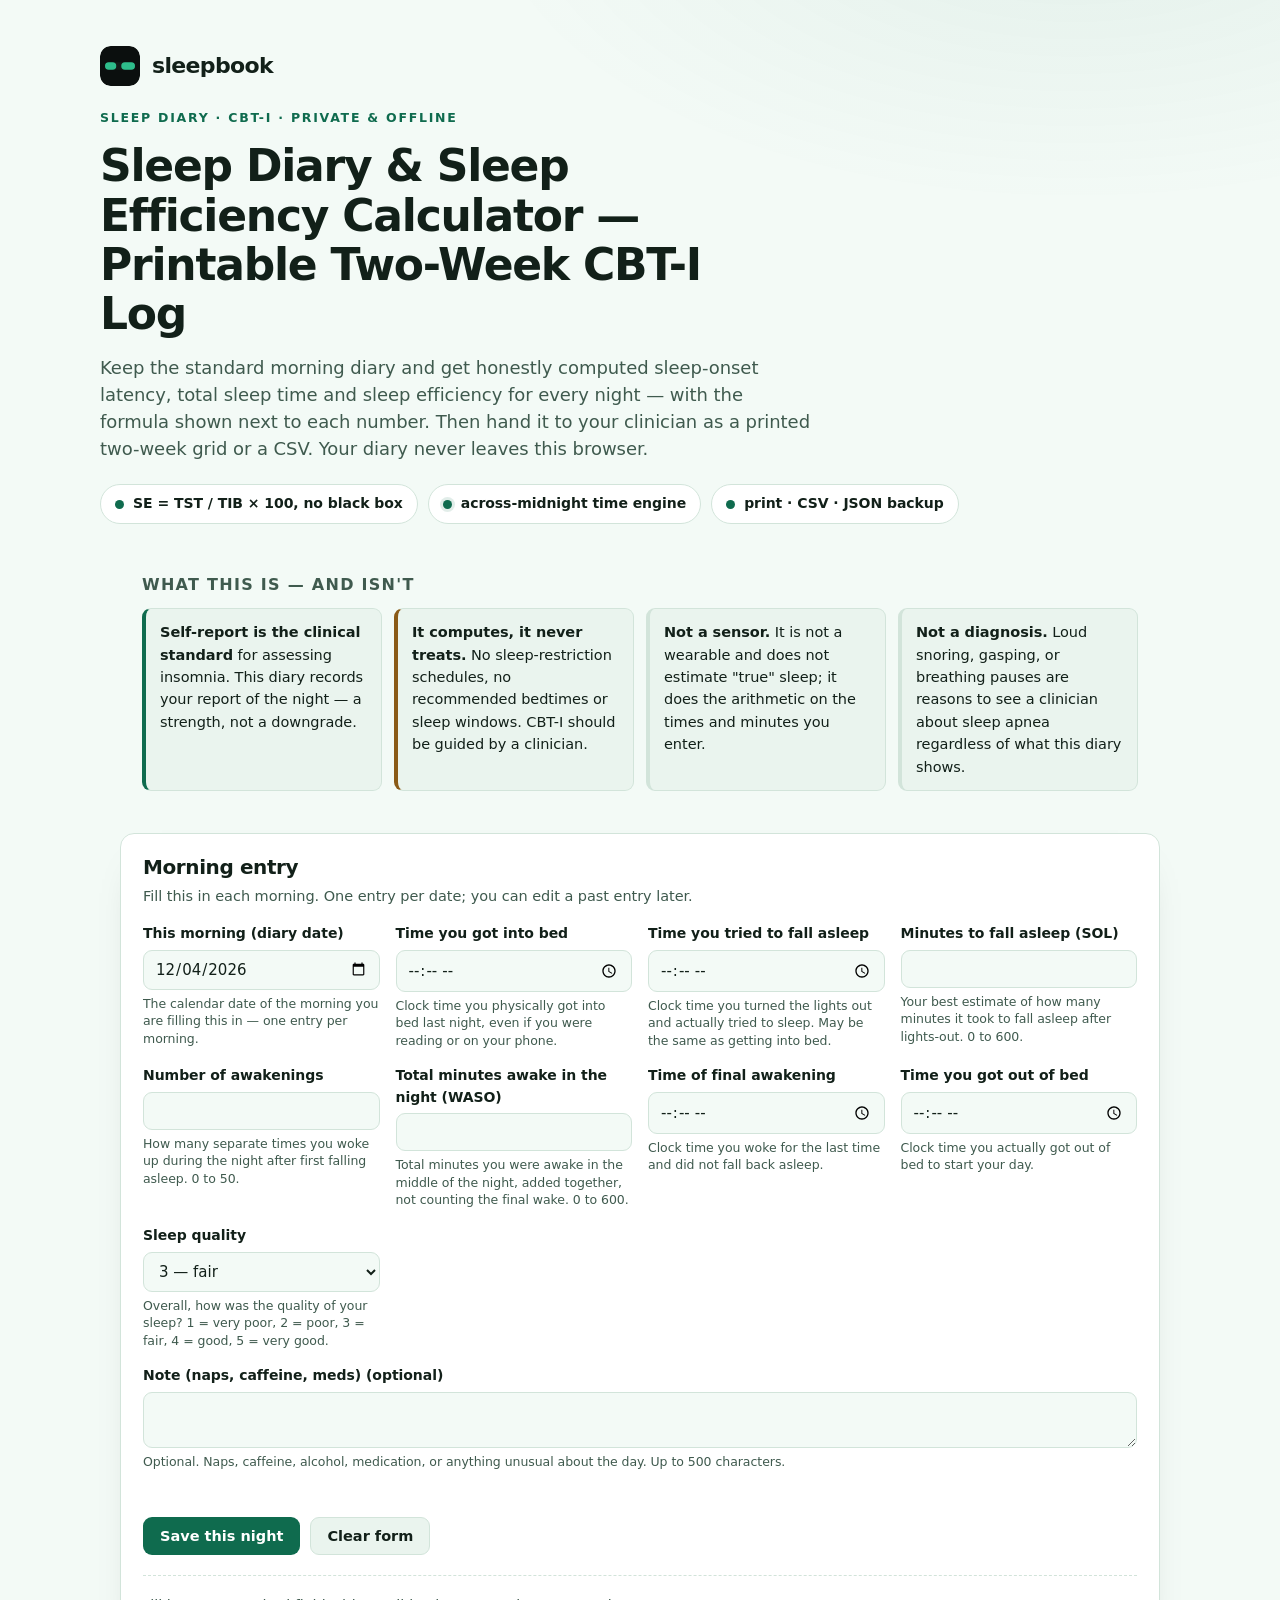
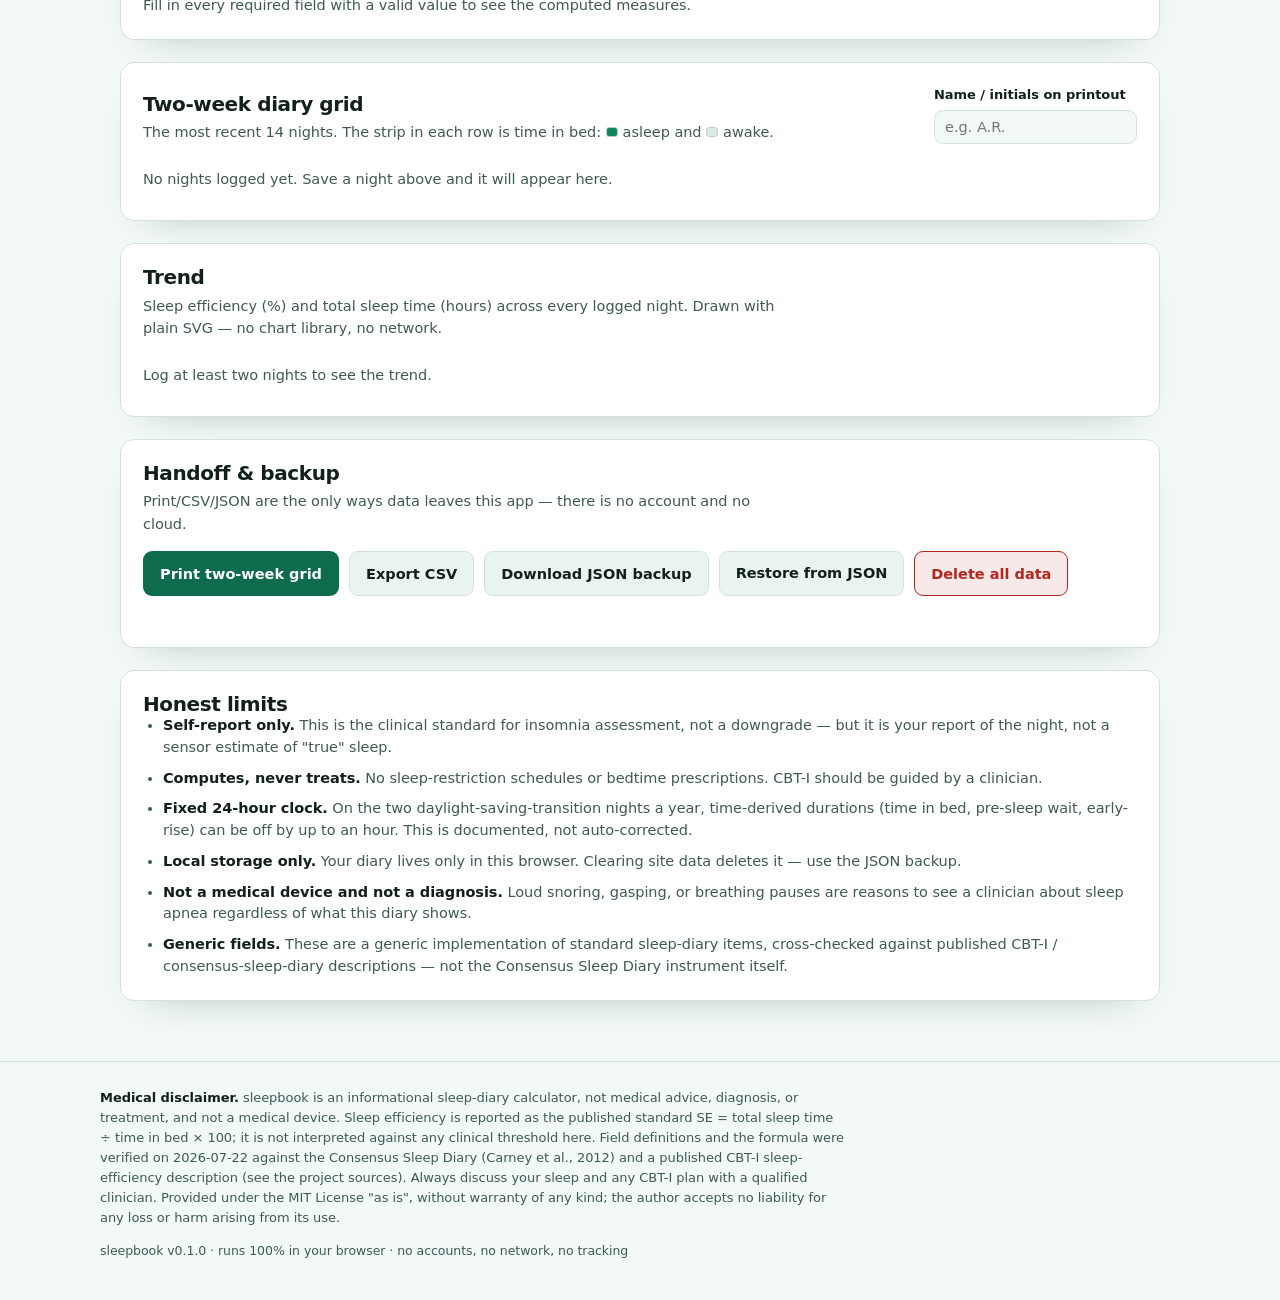
<file: index.html>
<!doctype html>
<html lang="en">
<head>
  <meta charset="utf-8">
  <meta name="viewport" content="width=device-width, initial-scale=1">
  <meta http-equiv="Content-Security-Policy" content="default-src 'self'; connect-src 'none'; img-src 'self' data:; base-uri 'none'; form-action 'none'; frame-ancestors 'none'; object-src 'none'">
  <title>sleepbook — sleep diary &amp; sleep efficiency calculator</title>
  <meta name="description" content="A printable two-week CBT-I sleep diary that computes sleep-onset latency, total sleep time, and sleep efficiency for every night. Private — runs fully in your browser.">
  <meta name="color-scheme" content="dark light">
  <link rel="canonical" href="https://sreenivas-sadhu-prabhakara.github.io/sleepbook/">
  <meta name="robots" content="index, follow, max-image-preview:large">
  <meta name="author" content="Sreenivas Sadhu Prabhakara">
  <meta name="keywords" content="sleep diary template, sleep diary pdf, sleep efficiency calculator, CBT-I sleep log, two-week sleep diary, total sleep time calculator, sleep onset latency, insomnia diary, printable sleep log, morning sleep diary">
  <meta name="theme-color" content="#0B0F0E" media="(prefers-color-scheme: dark)">
  <meta name="theme-color" content="#F3FAF6" media="(prefers-color-scheme: light)">

  <!-- Open Graph -->
  <meta property="og:type" content="website">
  <meta property="og:site_name" content="sleepbook">
  <meta property="og:title" content="sleepbook — sleep diary &amp; sleep efficiency calculator">
  <meta property="og:description" content="A printable two-week CBT-I sleep diary that computes sleep-onset latency, total sleep time, and sleep efficiency for every night. Private — runs fully in your browser.">
  <meta property="og:url" content="https://sreenivas-sadhu-prabhakara.github.io/sleepbook/">
  <meta property="og:locale" content="en_US">
  <meta property="og:image" content="https://sreenivas-sadhu-prabhakara.github.io/sleepbook/og-image.png">
  <meta property="og:image:width" content="1200">
  <meta property="og:image:height" content="630">
  <meta property="og:image:alt" content="sleepbook — fourteen stacked night strips, jade for asleep, ink gaps for awake">

  <!-- Twitter -->
  <meta name="twitter:card" content="summary_large_image">
  <meta name="twitter:title" content="sleepbook — sleep diary &amp; sleep efficiency calculator">
  <meta name="twitter:description" content="A printable two-week CBT-I sleep diary that computes sleep-onset latency, total sleep time, and sleep efficiency for every night. Private — runs fully in your browser.">
  <meta name="twitter:image" content="https://sreenivas-sadhu-prabhakara.github.io/sleepbook/og-image.png">
  <meta name="twitter:image:alt" content="sleepbook — fourteen stacked night strips, jade for asleep, ink gaps for awake">

  <link rel="stylesheet" href="styles.css">
  <link rel="icon" href="favicon.svg" type="image/svg+xml">
  <link rel="apple-touch-icon" href="apple-touch-icon.png">
  <link rel="manifest" href="manifest.webmanifest">

  <!-- Structured data (data block; not affected by script-src) -->
  <script type="application/ld+json">
  {
    "@context": "https://schema.org",
    "@type": "WebApplication",
    "name": "sleepbook",
    "description": "A printable two-week CBT-I morning sleep diary that computes sleep-onset latency, total sleep time, and sleep efficiency per night, then exports the two-week grid as print, CSV, or JSON. Runs entirely in the browser.",
    "url": "https://sreenivas-sadhu-prabhakara.github.io/sleepbook/",
    "applicationCategory": "HealthApplication",
    "operatingSystem": "Any (modern web browser)",
    "browserRequirements": "Requires a modern web browser with JavaScript enabled.",
    "isAccessibleForFree": true,
    "offers": { "@type": "Offer", "price": "0", "priceCurrency": "USD" },
    "license": "https://opensource.org/licenses/MIT",
    "author": { "@type": "Person", "name": "Sreenivas Sadhu Prabhakara" },
    "softwareVersion": "0.1.0",
    "featureList": [
      "Standard morning sleep-diary form with inline validation",
      "Per-night sleep-onset latency, total sleep time, and sleep efficiency with the formula shown",
      "Across-midnight time engine that rejects impossible sequences",
      "Two-week grid with 7-day and 14-day averages",
      "Inline SVG trend chart of sleep efficiency and total sleep time",
      "Printable one-page clinic handoff",
      "RFC-4180 CSV export and JSON backup/restore",
      "Runs 100% offline in your browser"
    ]
  }
  </script>
  <script type="application/ld+json">
  {
    "@context": "https://schema.org",
    "@type": "FAQPage",
    "mainEntity": [
      {
        "@type": "Question",
        "name": "How is sleep efficiency calculated?",
        "acceptedAnswer": {
          "@type": "Answer",
          "text": "Sleep efficiency is total sleep time divided by time in bed, times 100 (SE = TST / TIB x 100). sleepbook derives total sleep time as time in bed minus the pre-sleep wait, minus your minutes to fall asleep, minus mid-night time awake, minus the minutes lying in bed after your final awakening. The formula is printed next to every number, so nothing is a black box."
        }
      },
      {
        "@type": "Question",
        "name": "Is this a sleep diary template I can print for my clinic?",
        "acceptedAnswer": {
          "@type": "Answer",
          "text": "Yes. sleepbook keeps a standard morning sleep diary and prints a two-week grid on one A4 or Letter page, with a name and date-range header and 7-day and 14-day average rows. It is a generic implementation of the standard sleep-diary fields, not a reproduction of the copyrighted Consensus Sleep Diary instrument. You can also export CSV for your clinician or a JSON backup for yourself."
        }
      },
      {
        "@type": "Question",
        "name": "Does sleepbook send my sleep data anywhere?",
        "acceptedAnswer": {
          "@type": "Answer",
          "text": "No. A strict Content-Security-Policy sets connect-src to none, so the app cannot make any network request even if it tried. Your diary is saved only in this browser's local storage and never leaves your device. Because there is no network dependency, it also works fully offline."
        }
      },
      {
        "@type": "Question",
        "name": "Does a sleep diary replace a sleep study or a doctor?",
        "acceptedAnswer": {
          "@type": "Answer",
          "text": "No. A self-report morning diary is the clinical standard for assessing insomnia, and that is a strength, not a downgrade — but it records your report of the night, not a sensor's estimate of true sleep. sleepbook computes numbers; it never treats. CBT-I should be guided by a clinician, and loud snoring, gasping, or breathing pauses are reasons to see a clinician about sleep apnea regardless of what this diary shows."
        }
      }
    ]
  }
  </script>
</head>
<body>
  <a class="skip-link" href="#entry">Skip to the diary entry form</a>

  <!-- ============ HERO ============ -->
  <header class="hero" id="top">
    <div class="hero__inner">
      <div class="brand">
        <svg class="brand__mark" viewBox="0 0 32 32" aria-hidden="true">
          <rect width="32" height="32" rx="8" fill="#0B0F0E"/>
          <rect x="4" y="13" width="24" height="6" rx="3" fill="#131A17"/>
          <rect x="4" y="13" width="9"  height="6" rx="3" fill="#2EBD8B"/>
          <rect x="17" y="13" width="11" height="6" rx="3" fill="#2EBD8B"/>
        </svg>
        <span class="brand__name">sleepbook</span>
      </div>
      <p class="eyebrow">Sleep diary &middot; CBT-I &middot; private &amp; offline</p>
      <h1 class="hero__title">Sleep Diary &amp; Sleep Efficiency Calculator — Printable Two-Week CBT-I Log</h1>
      <p class="hero__lede">
        Keep the standard morning diary and get honestly computed sleep-onset latency, total sleep
        time and sleep efficiency for every night — with the formula shown next to each number.
        Then hand it to your clinician as a printed two-week grid or a CSV. Your diary never leaves
        this browser.
      </p>
      <ul class="hero__facts" aria-label="What sleepbook does">
        <li><span class="dot dot--jade" aria-hidden="true"></span>SE = TST / TIB &times; 100, no black box</li>
        <li><span class="dot dot--mint" aria-hidden="true"></span>across-midnight time engine</li>
        <li><span class="dot dot--jade" aria-hidden="true"></span>print &middot; CSV &middot; JSON backup</li>
      </ul>
    </div>
  </header>

  <main class="wrap">
    <!-- ============ HONEST FRAMING ============ -->
    <section class="framing" aria-labelledby="framing-h">
      <h2 id="framing-h" class="framing__h">What this is — and isn't</h2>
      <div class="framing__grid">
        <p class="framing__item framing__item--good">
          <strong>Self-report is the clinical standard</strong> for assessing insomnia. This diary
          records <em>your</em> report of the night — a strength, not a downgrade.
        </p>
        <p class="framing__item framing__item--warn">
          <strong>It computes, it never treats.</strong> No sleep-restriction schedules, no
          recommended bedtimes or sleep windows. CBT-I should be guided by a clinician.
        </p>
        <p class="framing__item">
          <strong>Not a sensor.</strong> It is not a wearable and does not estimate "true" sleep;
          it does the arithmetic on the times and minutes you enter.
        </p>
        <p class="framing__item">
          <strong>Not a diagnosis.</strong> Loud snoring, gasping, or breathing pauses are reasons
          to see a clinician about sleep apnea regardless of what this diary shows.
        </p>
      </div>
    </section>

    <!-- ============ ENTRY FORM ============ -->
    <section class="card" aria-labelledby="entry-h" id="entry">
      <div class="card__head">
        <h2 id="entry-h" class="card__title">Morning entry</h2>
        <p class="card__sub" id="entryMode">Fill this in each morning. One entry per date; you can edit a past entry later.</p>
      </div>

      <form class="diary" id="diaryForm" novalidate>
        <div class="grid">
          <!-- fields injected by app.js into these slots so labels/help come from the spec -->
          <div class="field field--date" data-field="morningDate"></div>
          <div class="field" data-field="inBedTime"></div>
          <div class="field" data-field="tryToSleepTime"></div>
          <div class="field" data-field="solMinutes"></div>
          <div class="field" data-field="awakeningsCount"></div>
          <div class="field" data-field="wasoMinutes"></div>
          <div class="field" data-field="finalWakeTime"></div>
          <div class="field" data-field="outOfBedTime"></div>
          <div class="field" data-field="qualityRating"></div>
          <div class="field field--note" data-field="note"></div>
        </div>

        <div class="formmsg" id="formMsg" role="status" aria-live="polite"></div>

        <div class="actions">
          <button type="submit" class="btn btn--primary" id="saveBtn">Save this night</button>
          <button type="button" class="btn" id="resetBtn">Clear form</button>
          <button type="button" class="btn btn--ghost" id="cancelEditBtn" hidden>Cancel edit</button>
        </div>
      </form>

      <!-- live computed panel -->
      <div class="readout" id="readout" aria-live="polite" aria-atomic="true">
        <p class="readout__hint">Enter a full night above to see the computed measures here, each with its formula.</p>
      </div>
    </section>

    <!-- ============ TWO-WEEK GRID ============ -->
    <section class="card" aria-labelledby="grid-h" id="grid">
      <div class="card__head card__head--row">
        <div>
          <h2 id="grid-h" class="card__title">Two-week diary grid</h2>
          <p class="card__sub">The most recent 14 nights. The strip in each row is time in bed: <span class="chip-legend"><span class="swatch swatch--jade" aria-hidden="true"></span>asleep</span> and <span class="chip-legend"><span class="swatch swatch--gap" aria-hidden="true"></span>awake</span>.</p>
        </div>
        <div class="grid__meta">
          <label class="namefield">
            <span>Name / initials on printout</span>
            <input type="text" id="patientName" maxlength="60" autocomplete="off" placeholder="e.g. A.R.">
          </label>
        </div>
      </div>
      <div class="tablewrap" id="gridWrap">
        <p class="empty" id="gridEmpty">No nights logged yet. Save a night above and it will appear here.</p>
      </div>
    </section>

    <!-- ============ TREND ============ -->
    <section class="card" aria-labelledby="trend-h" id="trend">
      <div class="card__head">
        <h2 id="trend-h" class="card__title">Trend</h2>
        <p class="card__sub">Sleep efficiency (%) and total sleep time (hours) across every logged night. Drawn with plain SVG — no chart library, no network.</p>
      </div>
      <div class="trendwrap" id="trendWrap">
        <p class="empty" id="trendEmpty">Log at least two nights to see the trend.</p>
      </div>
    </section>

    <!-- ============ HANDOFF ============ -->
    <section class="card" aria-labelledby="handoff-h" id="handoff">
      <div class="card__head">
        <h2 id="handoff-h" class="card__title">Handoff &amp; backup</h2>
        <p class="card__sub">Print/CSV/JSON are the only ways data leaves this app — there is no account and no cloud.</p>
      </div>
      <div class="actions actions--wrap">
        <button type="button" class="btn btn--primary" id="printBtn">Print two-week grid</button>
        <button type="button" class="btn" id="csvBtn">Export CSV</button>
        <button type="button" class="btn" id="jsonBtn">Download JSON backup</button>
        <label class="btn btn--file">
          <span>Restore from JSON</span>
          <input type="file" id="restoreInput" accept="application/json,.json" hidden>
        </label>
        <button type="button" class="btn btn--danger" id="clearAllBtn">Delete all data</button>
      </div>
      <p class="handoff__note" id="handoffMsg" role="status" aria-live="polite"></p>
    </section>

    <!-- ============ HONEST LIMITS ============ -->
    <section class="card limits" aria-labelledby="limits-h" id="limits">
      <h2 id="limits-h" class="card__title">Honest limits</h2>
      <ul class="limits__list">
        <li><strong>Self-report only.</strong> This is the clinical standard for insomnia assessment, not a downgrade — but it is your report of the night, not a sensor estimate of "true" sleep.</li>
        <li><strong>Computes, never treats.</strong> No sleep-restriction schedules or bedtime prescriptions. CBT-I should be guided by a clinician.</li>
        <li><strong>Fixed 24-hour clock.</strong> On the two daylight-saving-transition nights a year, time-derived durations (time in bed, pre-sleep wait, early-rise) can be off by up to an hour. This is documented, not auto-corrected.</li>
        <li><strong>Local storage only.</strong> Your diary lives only in this browser. Clearing site data deletes it — use the JSON backup.</li>
        <li><strong>Not a medical device and not a diagnosis.</strong> Loud snoring, gasping, or breathing pauses are reasons to see a clinician about sleep apnea regardless of what this diary shows.</li>
        <li><strong>Generic fields.</strong> These are a generic implementation of standard sleep-diary items, cross-checked against published CBT-I / consensus-sleep-diary descriptions — not the Consensus Sleep Diary instrument itself.</li>
      </ul>
    </section>
  </main>

  <footer class="foot">
    <div class="foot__inner">
      <p class="foot__disclaimer">
        <strong>Medical disclaimer.</strong> sleepbook is an informational sleep-diary calculator, not
        medical advice, diagnosis, or treatment, and not a medical device. Sleep efficiency is reported
        as the published standard SE = total sleep time ÷ time in bed × 100; it is not interpreted
        against any clinical threshold here. Field definitions and the formula were verified on
        2026-07-22 against the Consensus Sleep Diary (Carney et&nbsp;al., 2012) and a published CBT-I
        sleep-efficiency description (see the project sources). Always discuss your sleep and any CBT-I
        plan with a qualified clinician. Provided under the MIT License "as is", without warranty of any
        kind; the author accepts no liability for any loss or harm arising from its use.
      </p>
      <p class="foot__meta">
        <span>sleepbook v0.1.0</span> &middot;
        <span>runs 100% in your browser</span> &middot;
        <span>no accounts, no network, no tracking</span>
      </p>
    </div>
  </footer>

  <!-- data + engine first (browser globals), then the app -->
  <script src="data/spec.js"></script>
  <script src="data/engine.js"></script>
  <script src="data/csv.js"></script>
  <script src="app.js"></script>
</body>
</html>
</file>
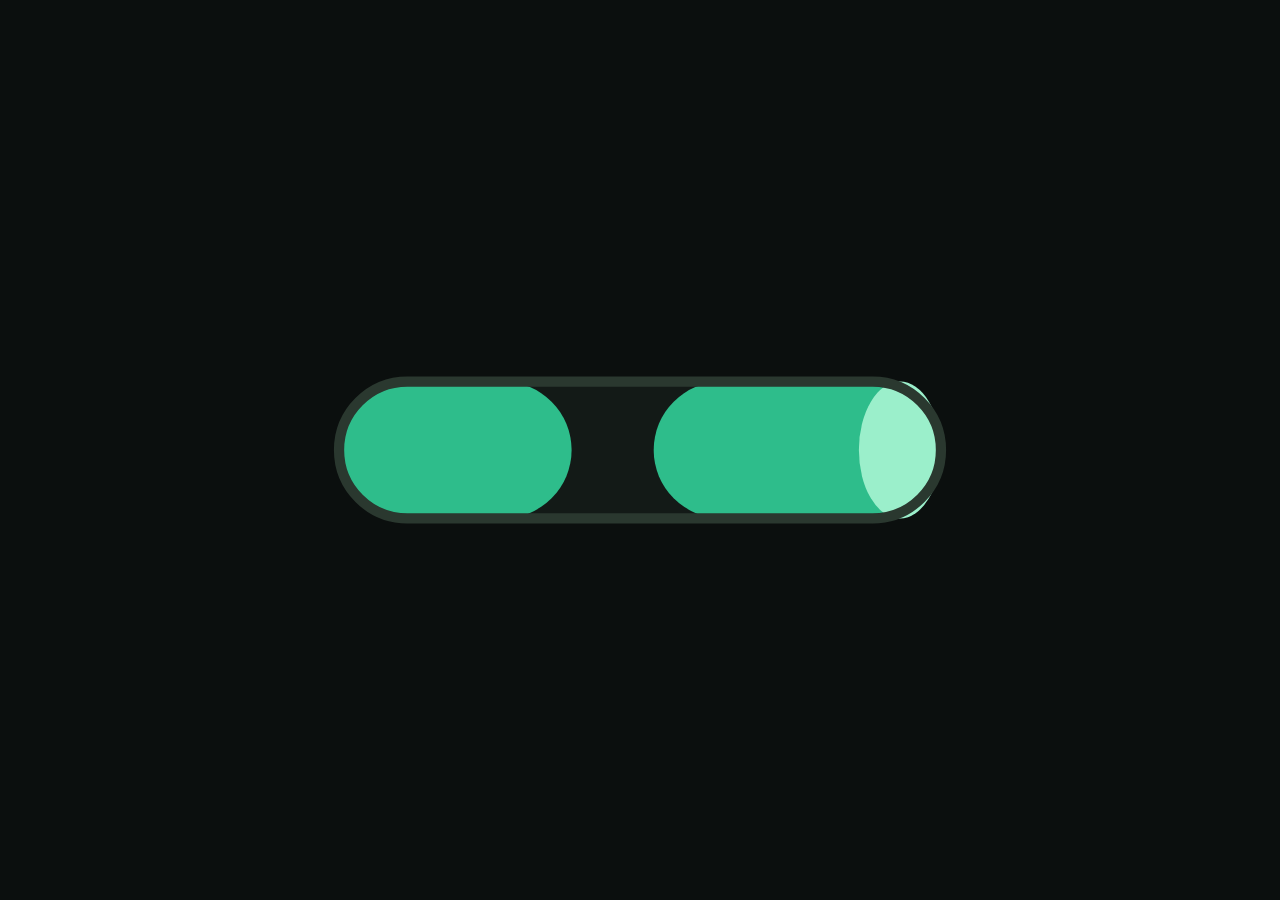
<file: assets/icon.html>
<!doctype html>
<html lang="en">
<head>
<meta charset="utf-8">
<style>
  * { box-sizing: border-box; margin: 0; padding: 0; }
  html, body { width: 100%; height: 100%; overflow: hidden; background: #0B0F0E; }
  body { display: grid; place-items: center; }
  /* 12% safe padding on each side -> mark fills the middle 76vmin */
  .mark { width: 76vmin; height: 76vmin; display: block; }
</style>
</head>
<body>
  <!-- icon = a single rounded night strip with one ink gap (the motif) -->
  <svg class="mark" viewBox="0 0 100 100" aria-hidden="true">
    <!-- track -->
    <rect x="6" y="40" width="88" height="20" rx="10" fill="#131A17"/>
    <!-- asleep (jade) with one ink gap = awake -->
    <rect x="6"  y="40" width="34" height="20" rx="10" fill="#2EBD8B"/>
    <rect x="52" y="40" width="42" height="20" rx="10" fill="#2EBD8B"/>
    <!-- mint tip to echo the highlight -->
    <rect x="82" y="40" width="12" height="20" rx="10" fill="#9BEFCB"/>
    <rect x="6" y="40" width="88" height="20" rx="10" fill="none" stroke="#2A382F" stroke-width="1.5"/>
  </svg>
</body>
</html>
</file>
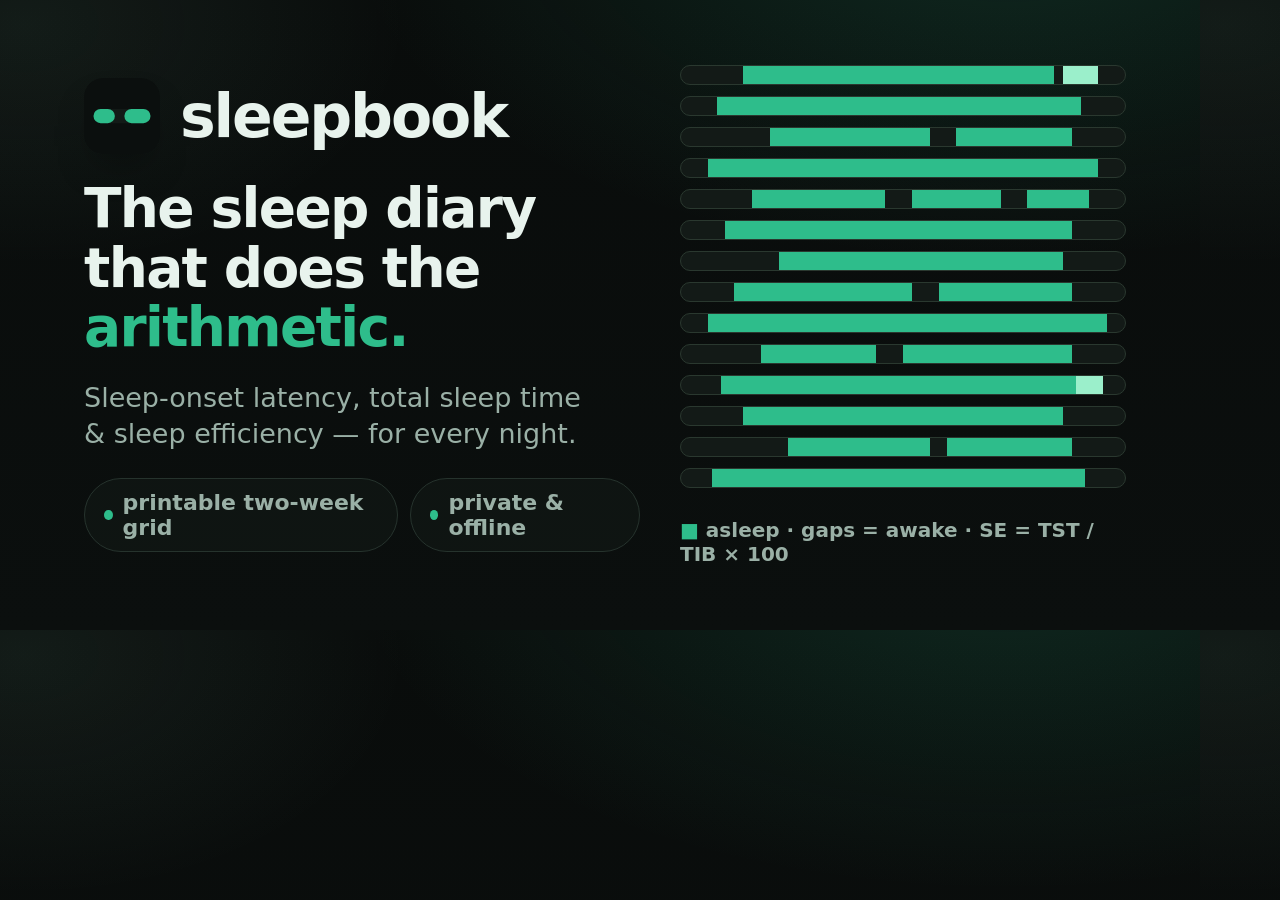
<file: assets/og.html>
<!doctype html>
<html lang="en">
<head>
<meta charset="utf-8">
<style>
  :root {
    --bg: #0B0F0E; --surface: #131A17; --line: #26332D;
    --text: #E8F3ED; --muted: #9AB0A6;
    --jade: #2EBD8B; --mint: #9BEFCB; --gap: #0A100D; --frame: #2A382F;
    --sans: system-ui, -apple-system, "Segoe UI", Roboto, "Helvetica Neue", Arial, sans-serif;
  }
  * { box-sizing: border-box; margin: 0; padding: 0; }
  html, body { width: 1200px; height: 630px; overflow: hidden; }
  body {
    position: relative; font-family: var(--sans); color: var(--text);
    background:
      radial-gradient(1100px 560px at 84% -12%, rgba(46,189,139,0.16), transparent 60%),
      radial-gradient(700px 440px at 2% 4%, rgba(155,239,203,0.07), transparent 55%),
      linear-gradient(180deg, #090C0B 0%, #0B0F0E 100%);
    -webkit-font-smoothing: antialiased;
    display: flex;
  }
  .left { width: 640px; padding: 78px 0 78px 84px; display: flex; flex-direction: column; justify-content: space-between; }
  .right { flex: 1; padding: 78px 74px 78px 40px; display: flex; flex-direction: column; justify-content: center; gap: 12px; }

  .brand { display: flex; align-items: center; gap: 20px; }
  .mark { width: 76px; height: 76px; border-radius: 18px; box-shadow: 0 20px 44px -22px rgba(0,0,0,0.8); }
  .wordmark { font-size: 60px; font-weight: 800; letter-spacing: -0.035em; }

  .headline h1 { font-size: 55px; font-weight: 800; letter-spacing: -0.03em; line-height: 1.08; max-width: 15ch; }
  .headline .accent { color: var(--jade); }
  .headline p { margin-top: 22px; font-size: 27px; font-weight: 500; color: var(--muted); line-height: 1.35; max-width: 30ch; }

  .chips { display: flex; gap: 12px; }
  .chip {
    display: inline-flex; align-items: center; gap: 10px; padding: 11px 19px;
    border: 1px solid var(--line); border-radius: 999px; background: rgba(19,26,23,0.55);
    font-size: 22px; font-weight: 600; color: var(--muted);
  }
  .chip .d { width: 10px; height: 10px; border-radius: 50%; background: var(--jade); }

  /* the motif: 14 stacked night strips forming the two-week grid */
  .strips { display: flex; flex-direction: column; gap: 11px; }
  .strip { position: relative; height: 20px; border-radius: 10px; background: var(--surface); border: 1px solid var(--frame); overflow: hidden; }
  .seg { position: absolute; top: 0; height: 100%; background: var(--jade); }
  .seg--mint { background: var(--mint); }
  .caption { margin-top: 18px; font-size: 20px; color: var(--muted); font-weight: 600; }
  .caption .k { color: var(--jade); }
</style>
</head>
<body>
  <div class="left">
    <div class="brand">
      <svg class="mark" viewBox="0 0 32 32" aria-hidden="true">
        <rect width="32" height="32" rx="8" fill="#0B0F0E"/>
        <rect x="4" y="13" width="24" height="6" rx="3" fill="#131A17"/>
        <rect x="4" y="13" width="9"  height="6" rx="3" fill="#2EBD8B"/>
        <rect x="17" y="13" width="11" height="6" rx="3" fill="#2EBD8B"/>
      </svg>
      <span class="wordmark">sleepbook</span>
    </div>
    <div class="headline">
      <h1>The sleep diary that does the <span class="accent">arithmetic.</span></h1>
      <p>Sleep-onset latency, total sleep time &amp; sleep efficiency — for every night.</p>
    </div>
    <div class="chips">
      <span class="chip"><span class="d"></span>printable two-week grid</span>
      <span class="chip"><span class="d"></span>private &amp; offline</span>
    </div>
  </div>

  <div class="right">
    <div class="strips">
      <!-- 14 night strips; jade = asleep, ink gaps = awake -->
      <div class="strip"><span class="seg" style="left:14%;width:70%"></span><span class="seg seg--mint" style="left:86%;width:8%"></span></div>
      <div class="strip"><span class="seg" style="left:8%;width:82%"></span></div>
      <div class="strip"><span class="seg" style="left:20%;width:36%"></span><span class="seg" style="left:62%;width:26%"></span></div>
      <div class="strip"><span class="seg" style="left:6%;width:88%"></span></div>
      <div class="strip"><span class="seg" style="left:16%;width:30%"></span><span class="seg" style="left:52%;width:20%"></span><span class="seg" style="left:78%;width:14%"></span></div>
      <div class="strip"><span class="seg" style="left:10%;width:78%"></span></div>
      <div class="strip"><span class="seg" style="left:22%;width:64%"></span></div>
      <div class="strip"><span class="seg" style="left:12%;width:40%"></span><span class="seg" style="left:58%;width:30%"></span></div>
      <div class="strip"><span class="seg" style="left:6%;width:90%"></span></div>
      <div class="strip"><span class="seg" style="left:18%;width:26%"></span><span class="seg" style="left:50%;width:38%"></span></div>
      <div class="strip"><span class="seg" style="left:9%;width:80%"></span><span class="seg seg--mint" style="left:89%;width:6%"></span></div>
      <div class="strip"><span class="seg" style="left:14%;width:72%"></span></div>
      <div class="strip"><span class="seg" style="left:24%;width:32%"></span><span class="seg" style="left:60%;width:28%"></span></div>
      <div class="strip"><span class="seg" style="left:7%;width:84%"></span></div>
    </div>
    <p class="caption"><span class="k">■</span> asleep &middot; gaps = awake &middot; SE = TST / TIB × 100</p>
  </div>
</body>
</html>
</file>
<file: styles.css>
/* ============================================================
   sleepbook — Nightfall ink. jade sleep on ink gaps.
   The motif: the night strip — time-in-bed as a proportional bar,
   solid jade = asleep, ink gaps = awake. Carried through app + OG + icon.
   Light + dark, WCAG-AA in both. System sans only, tabular numerals.
   ============================================================ */

:root {
  /* dark (default) */
  --bg:        #0B0F0E;   /* ink-black with a green cast */
  --surface:   #131A17;
  --surface2:  #182420;
  --line:      #26332D;
  --text:      #E8F3ED;   /* mist — 15.6:1 on --bg */
  --muted:     #9AB0A6;   /* sage — 7.0:1 on --bg */
  --jade:      #2EBD8B;   /* accent */
  --mint:      #9BEFCB;   /* highlight */
  --amber:     #E0A458;   /* validation */
  --rose:      #F08A8A;   /* error text (AA on surfaces) */

  --jade-dim:  rgba(46, 189, 139, 0.16);
  --amber-dim: rgba(224, 164, 88, 0.16);
  --rose-dim:  rgba(240, 138, 138, 0.14);

  /* on-accent text: near-black reads AA on bright jade (dark scheme) */
  --on-jade:      #04120C;
  /* danger hover fill kept dark enough for white text in BOTH schemes (6.5:1) */
  --danger-hover: #B3261E;

  --sans: system-ui, -apple-system, "Segoe UI", Roboto, "Helvetica Neue", Arial, sans-serif;

  --radius: 14px;
  --radius-sm: 9px;
  --shadow: 0 20px 46px -26px rgba(0,0,0,0.8);
  --wrap: 1080px;
  --ease: cubic-bezier(0.22, 0.61, 0.36, 1);

  /* strip colors */
  --strip-sleep: var(--jade);
  --strip-wake:  #0A100D;
  --strip-track: #0E1512;
  --strip-frame: #2A382F;
}

@media (prefers-color-scheme: light) {
  :root {
    --bg:        #F3FAF6;   /* paper-mint */
    --surface:   #FFFFFF;
    --surface2:  #EAF4EE;
    --line:      #D2E4DA;
    --text:      #122019;   /* ink — 13.9:1 on --bg */
    --muted:     #3F5A4E;   /* 6.3:1 on --bg */
    --jade:      #0F6B4E;   /* deep-jade — 5.4:1 on --bg */
    --mint:      #0F6B4E;
    --amber:     #8A5A17;   /* AA on light surfaces */
    --rose:      #B3261E;   /* AA error on light */

    --jade-dim:  rgba(15, 107, 78, 0.12);
    --amber-dim: rgba(138, 90, 23, 0.12);
    --rose-dim:  rgba(179, 38, 30, 0.10);

    --shadow: 0 18px 40px -28px rgba(18,32,25,0.35);

    --strip-sleep: #12855F;
    --strip-wake:  #DCEBE3;
    --strip-track: #E7F2EC;
    --strip-frame: #B8D2C6;

    /* deep-jade fill is dark, so on-accent text must be WHITE for AA (6.5:1);
       #04120C on #0F6B4E is only 2.95:1 and would fail as a button label */
    --on-jade: #FFFFFF;
  }
}

* { box-sizing: border-box; }
html { -webkit-text-size-adjust: 100%; }

body {
  margin: 0;
  background: var(--bg);
  color: var(--text);
  font-family: var(--sans);
  font-size: 16px;
  line-height: 1.55;
  letter-spacing: -0.003em;
  -webkit-font-smoothing: antialiased;
  text-rendering: optimizeLegibility;
}
/* every figure uses tabular numerals so columns align */
input, select, textarea, button, table, .metric__val, .readout, .hero__facts, .trend {
  font-variant-numeric: tabular-nums;
}

h1, h2, h3 { margin: 0; font-weight: 750; letter-spacing: -0.02em; line-height: 1.12; }
p { margin: 0; }
em { font-style: normal; color: var(--text); }

/* subtle ambient wash so the flat ink never reads dead */
body::before {
  content: "";
  position: fixed; inset: 0; z-index: -1; pointer-events: none;
  background:
    radial-gradient(1100px 560px at 82% -10%, rgba(46,189,139,0.10), transparent 60%),
    radial-gradient(760px 460px at 4% 2%, rgba(155,239,203,0.05), transparent 55%);
}
@media (prefers-color-scheme: light) {
  body::before { background:
    radial-gradient(1000px 520px at 84% -12%, rgba(15,107,78,0.07), transparent 60%); }
}

/* ---------- skip link + focus ---------- */
.skip-link {
  position: absolute; left: 12px; top: -60px;
  background: var(--jade); color: var(--on-jade);
  padding: 10px 16px; border-radius: 10px; font-weight: 700;
  z-index: 60; transition: top 0.18s var(--ease); text-decoration: none;
}
.skip-link:focus { top: 12px; }

a:focus-visible, button:focus-visible, input:focus-visible,
select:focus-visible, textarea:focus-visible, label:focus-within .link:focus-visible {
  outline: 3px solid var(--jade);
  outline-offset: 2px;
  border-radius: 6px;
}
.btn--file:focus-within { outline: 3px solid var(--jade); outline-offset: 2px; border-radius: 10px; }

/* ---------- hero ---------- */
.hero { padding: 46px 20px 8px; }
.hero__inner { max-width: var(--wrap); margin: 0 auto; }
.brand { display: flex; align-items: center; gap: 12px; margin-bottom: 22px; }
.brand__mark { width: 40px; height: 40px; border-radius: 11px; box-shadow: var(--shadow); }
.brand__name { font-size: 22px; font-weight: 800; letter-spacing: -0.03em; }

.eyebrow {
  text-transform: uppercase; letter-spacing: 0.14em; font-size: 12.5px;
  font-weight: 700; color: var(--jade); margin-bottom: 14px;
}
.hero__title {
  font-size: clamp(27px, 4.6vw, 44px); max-width: 20ch; letter-spacing: -0.028em;
}
.hero__lede {
  margin-top: 16px; max-width: 62ch; color: var(--muted);
  font-size: clamp(15.5px, 1.9vw, 18px); line-height: 1.5;
}
.hero__facts {
  list-style: none; padding: 0; margin: 22px 0 0;
  display: flex; flex-wrap: wrap; gap: 10px;
}
.hero__facts li {
  display: inline-flex; align-items: center; gap: 9px;
  padding: 8px 14px; border: 1px solid var(--line); border-radius: 999px;
  background: var(--surface); color: var(--text); font-size: 14px; font-weight: 600;
}
.dot { width: 9px; height: 9px; border-radius: 50%; flex: none; }
.dot--jade { background: var(--jade); }
.dot--mint { background: var(--mint); box-shadow: 0 0 0 3px var(--jade-dim); }

/* ---------- layout ---------- */
.wrap { max-width: var(--wrap); margin: 0 auto; padding: 24px 20px 40px; display: grid; gap: 22px; }

.card {
  background: var(--surface); border: 1px solid var(--line);
  border-radius: var(--radius); padding: 22px; box-shadow: var(--shadow);
}
.card__head { margin-bottom: 16px; }
.card__head--row { display: flex; flex-wrap: wrap; gap: 16px; align-items: flex-end; justify-content: space-between; }
.card__title { font-size: 20px; }
.card__sub { margin-top: 6px; color: var(--muted); font-size: 14.5px; max-width: 70ch; }

/* ---------- honest framing ---------- */
.framing { padding: 20px 22px; }
.framing__h { font-size: 16px; color: var(--muted); text-transform: uppercase; letter-spacing: 0.08em; margin-bottom: 14px; }
.framing__grid { display: grid; grid-template-columns: repeat(auto-fit, minmax(230px, 1fr)); gap: 12px; }
.framing__item {
  border: 1px solid var(--line); border-left: 4px solid var(--line);
  border-radius: var(--radius-sm); padding: 12px 14px; font-size: 14.5px; color: var(--text);
  background: var(--surface2);
}
.framing__item strong { color: var(--text); }
.framing__item--good { border-left-color: var(--jade); }
.framing__item--warn { border-left-color: var(--amber); }

/* ---------- diary form ---------- */
.grid { display: grid; grid-template-columns: repeat(auto-fit, minmax(200px, 1fr)); gap: 16px; }
.field { display: flex; flex-direction: column; gap: 5px; }
.field--note { grid-column: 1 / -1; }
.field__label { font-weight: 650; font-size: 14px; }
.field__control {
  background: var(--bg); color: var(--text);
  border: 1px solid var(--line); border-radius: var(--radius-sm);
  padding: 9px 11px; font-size: 15px; font-family: inherit; width: 100%;
}
textarea.field__control { resize: vertical; min-height: 44px; }
.field__control[aria-invalid="true"] { border-color: var(--rose); background: var(--rose-dim); }
.field__help { font-size: 12.5px; color: var(--muted); line-height: 1.4; }
.field__err { font-size: 12.5px; color: var(--rose); font-weight: 650; }
.field__err::before { content: "⚠ "; }

/* ---------- buttons ---------- */
.actions { display: flex; flex-wrap: wrap; gap: 10px; margin-top: 18px; }
.actions--wrap { margin-top: 0; }
.btn {
  appearance: none; cursor: pointer;
  background: var(--surface2); color: var(--text);
  border: 1px solid var(--line); border-radius: var(--radius-sm);
  padding: 10px 16px; font-size: 14.5px; font-weight: 650; font-family: inherit;
  transition: transform 0.08s var(--ease), background 0.15s var(--ease), border-color 0.15s var(--ease);
}
.btn:hover { border-color: var(--jade); }
.btn:active { transform: translateY(1px); }
.btn--primary { background: var(--jade); color: var(--on-jade); border-color: transparent; }
.btn--primary:hover { background: var(--mint); color: var(--on-jade); }
.btn--ghost { background: transparent; }
.btn--danger { color: var(--rose); border-color: var(--rose); background: var(--rose-dim); }
.btn--danger:hover { background: var(--danger-hover); color: #fff; border-color: transparent; }
.btn--file { display: inline-flex; align-items: center; }

/* ---------- readout ---------- */
.readout { margin-top: 20px; border-top: 1px dashed var(--line); padding-top: 18px; }
.readout__hint, .readout__err { color: var(--muted); font-size: 14.5px; }
.readout__err { color: var(--amber); font-weight: 650; }
.readout__err::before { content: "⚠ "; }
.readout__grid { display: grid; grid-template-columns: repeat(auto-fit, minmax(150px, 1fr)); gap: 12px; }
.metric {
  border: 1px solid var(--line); border-radius: var(--radius-sm);
  padding: 12px 14px; background: var(--surface2);
}
.metric--se { border-color: var(--jade); background: var(--jade-dim); }
.metric__val { font-size: 23px; font-weight: 800; letter-spacing: -0.02em; }
.metric__lab { font-size: 13px; font-weight: 650; margin-top: 2px; }
.metric__fx { font-size: 12px; color: var(--muted); margin-top: 4px; font-variant-numeric: normal; }
.readout__strip { display: flex; align-items: center; gap: 12px; margin-top: 16px; flex-wrap: wrap; }
.readout__stripcap { font-size: 13px; color: var(--muted); font-weight: 650; }

/* ---------- night strip motif ---------- */
.strip { display: block; }
.strip__track { fill: var(--strip-track); }
.strip__sleep { fill: var(--strip-sleep); }
.strip__wake  { fill: var(--strip-wake); }
.strip__frame { fill: none; stroke: var(--strip-frame); stroke-width: 1; }

.chip-legend { display: inline-flex; align-items: center; gap: 5px; }
.swatch { width: 12px; height: 10px; border-radius: 3px; display: inline-block; vertical-align: middle; border: 1px solid var(--strip-frame); }
.swatch--jade { background: var(--strip-sleep); }
.swatch--gap { background: var(--strip-wake); }

/* ---------- name field ---------- */
.grid__meta { min-width: 200px; }
.namefield { display: flex; flex-direction: column; gap: 5px; font-size: 13px; font-weight: 650; }
.namefield input {
  background: var(--bg); color: var(--text); border: 1px solid var(--line);
  border-radius: var(--radius-sm); padding: 8px 10px; font-size: 14.5px; font-family: inherit;
}

/* ---------- grid table ---------- */
.tablewrap { overflow-x: auto; }
.grid-table { width: 100%; border-collapse: collapse; font-size: 14px; min-width: 640px; }
.grid-table th, .grid-table td { padding: 9px 10px; text-align: left; border-bottom: 1px solid var(--line); }
.grid-table thead th { font-size: 12px; text-transform: uppercase; letter-spacing: 0.05em; color: var(--muted); font-weight: 700; }
.grid-table .num { text-align: right; }
.grid-table .strong { font-weight: 800; }
.grid-table .mono { font-variant-numeric: tabular-nums; white-space: nowrap; }
.stripcell { width: 190px; }
.grid-table tbody tr:hover { background: var(--surface2); }
.avgrow { background: var(--jade-dim); }
.avgrow th, .avgrow td { border-top: 2px solid var(--jade); font-weight: 750; }
.actioncol { text-align: right; }
.link {
  appearance: none; background: none; border: none; cursor: pointer;
  color: var(--jade); font-weight: 700; font-size: 13.5px; font-family: inherit;
  text-decoration: underline; text-underline-offset: 2px; padding: 2px 4px;
}
.link:hover { color: var(--mint); }
.empty { color: var(--muted); font-size: 14.5px; padding: 8px 0; }

/* ---------- trend ---------- */
.trend { width: 100%; height: auto; max-width: 100%; }
.trend__grid { stroke: var(--line); stroke-width: 1; }
.trend__axl { font-size: 11px; fill: var(--muted); }
.trend__axl--se { fill: var(--jade); }
.trend__axl--tst { fill: var(--amber); }
.trend__xl { font-size: 11px; fill: var(--muted); }
.trend__line { fill: none; stroke-width: 2.4; }
.trend__line--se { stroke: var(--jade); }
.trend__line--tst { stroke: var(--amber); stroke-dasharray: 6 4; }
.trend__dot--se { fill: var(--jade); }
.trend__dot--tst { fill: var(--amber); }
.trend__legend { display: flex; gap: 18px; margin-bottom: 10px; flex-wrap: wrap; }
.tl { display: inline-flex; align-items: center; gap: 7px; font-size: 13.5px; font-weight: 650; }
.tl__swatch { width: 16px; height: 4px; border-radius: 2px; display: inline-block; }
.tl--se .tl__swatch { background: var(--jade); }
.tl--tst .tl__swatch { background: var(--amber); }

/* ---------- messages ---------- */
.formmsg, .handoff__note { margin-top: 12px; font-size: 14px; font-weight: 650; min-height: 1.2em; }
.is-ok { color: var(--jade); }
.is-ok::before { content: "✓ "; }
.is-err { color: var(--rose); }
.is-err::before { content: "⚠ "; }

/* ---------- limits ---------- */
.limits__list { margin: 0; padding-left: 20px; display: grid; gap: 9px; }
.limits__list li { color: var(--muted); font-size: 14.5px; line-height: 1.5; }
.limits__list strong { color: var(--text); }

/* ---------- footer ---------- */
.foot { border-top: 1px solid var(--line); margin-top: 20px; padding: 26px 20px 40px; }
.foot__inner { max-width: var(--wrap); margin: 0 auto; }
.foot__disclaimer { color: var(--muted); font-size: 13px; line-height: 1.55; max-width: 90ch; }
.foot__disclaimer strong { color: var(--text); }
.foot__meta { margin-top: 12px; color: var(--muted); font-size: 12.5px; }

/* ---------- print-only elements hidden on screen ---------- */
.printonly { display: none; }

/* ---------- reduced motion ---------- */
@media (prefers-reduced-motion: reduce) {
  * { transition: none !important; animation: none !important; scroll-behavior: auto !important; }
}

/* ---------- print: the clinic handoff ---------- */
@media print {
  :root {
    --bg: #fff; --surface: #fff; --surface2: #fff; --text: #000; --muted: #333;
    --line: #999; --jade: #0a6a4b;
    --strip-sleep: #0a6a4b; --strip-wake: #fff; --strip-track: #fff; --strip-frame: #333;
  }
  body { background: #fff; color: #000; font-size: 11px; }
  body::before { display: none; }
  .hero, .framing, #entry, #trend, #handoff, #limits, .foot, .skip-link { display: none !important; }
  .wrap { padding: 0; margin: 0; max-width: none; display: block; }
  .card { border: none; box-shadow: none; padding: 0; }
  #grid { break-inside: avoid; }
  .card__head--row .grid__meta { display: none; }
  .card__sub { display: none; }
  .grid-table { min-width: 0; font-size: 10px; }
  .grid-table th, .grid-table td { padding: 3px 5px; border-bottom: 1px solid #bbb; }
  .actioncol, .grid-table thead th.actioncol { display: none; }
  .grid-table td.actioncol, .grid-table th.actioncol { display: none; }
  .avgrow th, .avgrow td { border-top: 1.5px solid #000; }
  .printonly { display: block; }
  #printHeader { margin-bottom: 10px; }
  .print-h1 { font-size: 17px; margin-bottom: 6px; }
  .print-meta { display: flex; gap: 18px; flex-wrap: wrap; font-size: 11px; margin-bottom: 4px; }
  .print-note { font-size: 9.5px; color: #333; margin-bottom: 8px; }
  @page { size: A4; margin: 14mm; }
}
</file>
